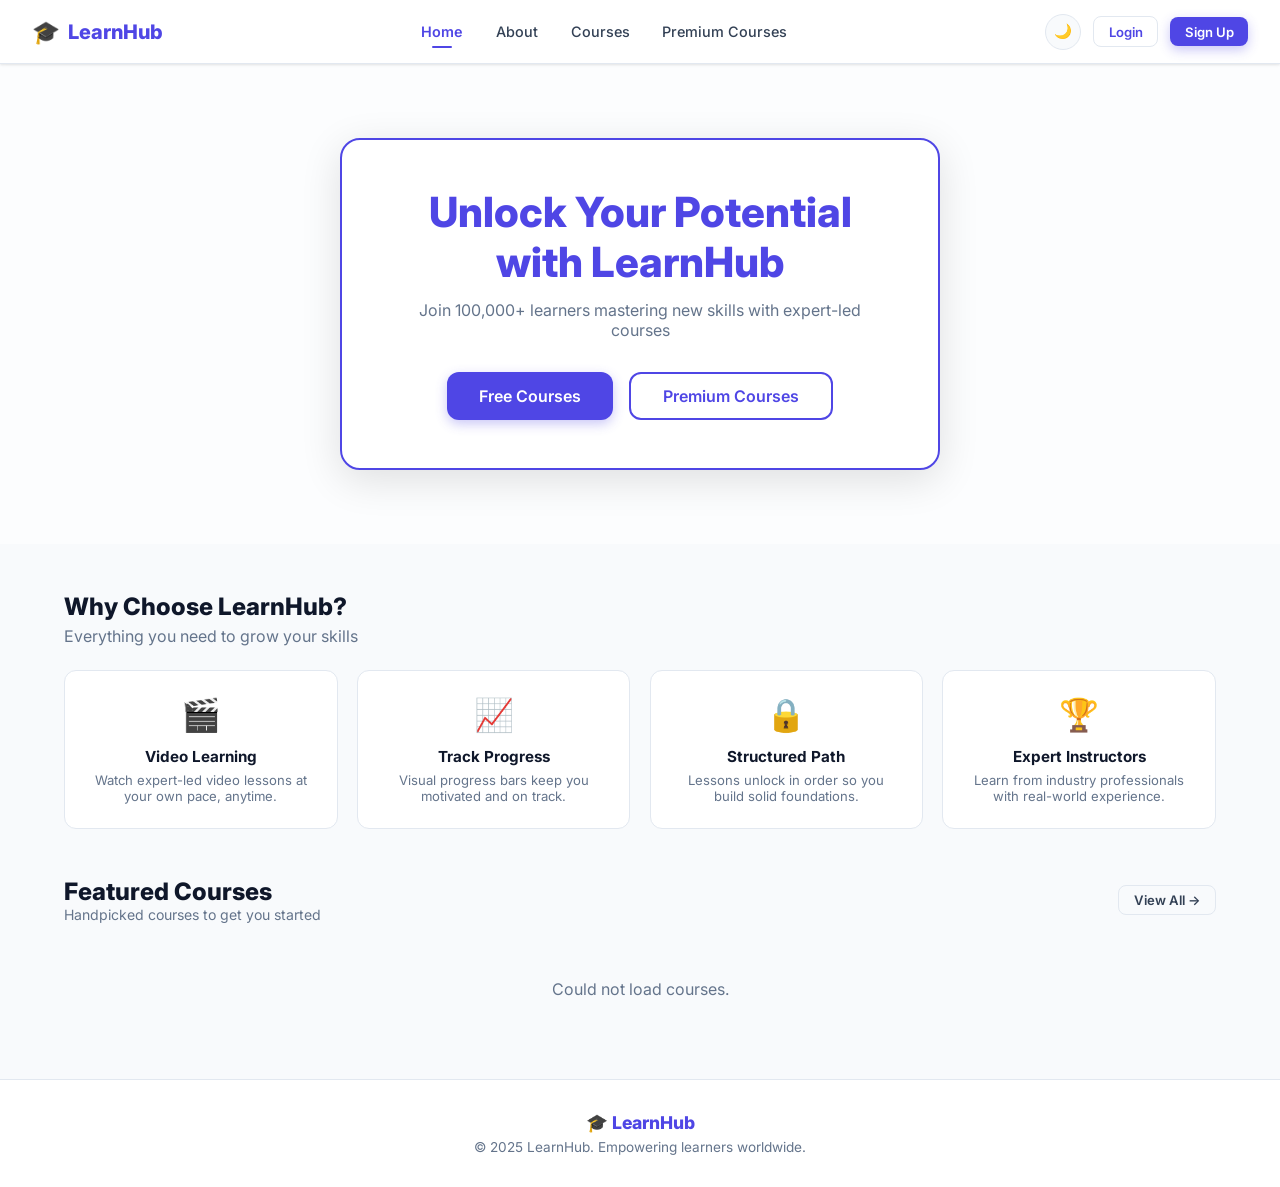
<file: frontend/index.html>
<!DOCTYPE html>
<html lang="en">
<head>
  <meta charset="UTF-8"/>
  <meta name="viewport" content="width=device-width, initial-scale=1.0"/>
  <title>LearnHub - Unlock Your Potential</title>
  <link rel="stylesheet" href="/static/css/style.css"/>
  <script src="/static/js/theme.js"></script>
</head>
<body>

<!-- NAV -->
<nav>
  <a href="/" class="nav-logo"><span class="icon">🎓</span> LearnHub</a>
  <div class="nav-center">
    <a href="/" class="active">Home</a>
    <a href="/about.html">About</a>
    <a href="/courses.html">Courses</a>
    <a href="/courses.html?premium=1">Premium Courses</a>
  </div>
  <div class="nav-right" id="navRight">
    <button class="theme-btn" onclick="toggleTheme()" title="Toggle theme">🌙</button>
    <a href="/login.html" class="btn btn-white btn-sm">Login</a>
    <a href="/signup.html" class="btn btn-primary btn-sm">Sign Up</a>
  </div>
</nav>

<!-- HERO -->
<section class="hero">
  <div class="hero-card">
    <h1>Unlock Your Potential with LearnHub</h1>
    <p>Join 100,000+ learners mastering new skills with expert-led courses</p>
    <div class="hero-btns">
      <a href="/courses.html" class="btn btn-primary btn-lg">Free Courses</a>
      <a href="/courses.html?premium=1" class="btn btn-outline btn-lg">Premium Courses</a>
    </div>
  </div>
</section>

<!-- CONTINUE LEARNING (logged in) -->
<div class="container" id="continueSection" style="display:none;padding-bottom:0">
  <h2 style="font-size:1.3rem;font-weight:800;margin-bottom:1rem">Continue Learning</h2>
  <div id="continueCards"></div>
</div>

<!-- WHY -->
<div class="container" style="padding-bottom:0">
  <h2 style="font-size:1.5rem;font-weight:800;margin-bottom:0.3rem">Why Choose LearnHub?</h2>
  <p style="color:var(--muted);margin-bottom:1.5rem">Everything you need to grow your skills</p>
  <div class="why-grid">
    <div class="why-card"><div class="why-icon">🎬</div><h4>Video Learning</h4><p>Watch expert-led video lessons at your own pace, anytime.</p></div>
    <div class="why-card"><div class="why-icon">📈</div><h4>Track Progress</h4><p>Visual progress bars keep you motivated and on track.</p></div>
    <div class="why-card"><div class="why-icon">🔒</div><h4>Structured Path</h4><p>Lessons unlock in order so you build solid foundations.</p></div>
    <div class="why-card"><div class="why-icon">🏆</div><h4>Expert Instructors</h4><p>Learn from industry professionals with real-world experience.</p></div>
  </div>
</div>

<!-- FEATURED COURSES -->
<div class="container">
  <div style="display:flex;align-items:center;justify-content:space-between;margin-bottom:1.5rem">
    <div>
      <h2 style="font-size:1.5rem;font-weight:800">Featured Courses</h2>
      <p style="color:var(--muted);font-size:0.88rem">Handpicked courses to get you started</p>
    </div>
    <a href="/courses.html" class="btn btn-ghost btn-sm">View All →</a>
  </div>
  <div class="course-grid" id="featuredGrid">
    <div style="grid-column:1/-1;text-align:center;padding:3rem;color:var(--muted)">Loading courses...</div>
  </div>
</div>

<footer>
  <div class="footer-logo">🎓 LearnHub</div>
  <p>© 2025 LearnHub. Empowering learners worldwide.</p>
</footer>

<script src="/static/js/api.js"></script>
<script>
  // Update nav if logged in
  const user = getUser();
  if (user) {
    document.getElementById('navRight').innerHTML = `
      <button class="theme-btn" onclick="toggleTheme()">🌙</button>
      <div class="nav-user">
        <div class="nav-avatar">${user.name[0].toUpperCase()}</div>
        <span style="font-size:0.88rem;color:var(--text2);font-weight:500">${user.name}</span>
      </div>
      <a href="${user.role === 'admin' ? '/admin.html' : '/dashboard.html'}" class="btn btn-primary btn-sm">Dashboard</a>
    `;
  }

  // Continue learning
  if (isLoggedIn() && !isAdmin()) {
    apiFetch('/api/my-courses').then(courses => {
      const inProgress = courses.filter(c => c.percent > 0 && c.percent < 100);
      if (!inProgress.length) return;
      document.getElementById('continueSection').style.display = 'block';
      document.getElementById('continueCards').innerHTML = inProgress.slice(0, 2).map(c => `
        <div class="continue-card" onclick="location.href='/lesson.html?course=${c.id}'" style="cursor:pointer">
          <img src="${c.thumbnail || `https://placehold.co/160x120/ffffff/4F46E5?text=Course`}" alt="${c.title}"/>
          <div style="flex:1;min-width:0">
            <h4>${c.title}</h4>
            <p>👤 ${c.instructor || 'Admin'} · ${c.lesson_count} lessons</p>
            <div class="continue-bar"><div class="continue-bar-fill" style="width:${c.percent}%"></div></div>
            <span style="font-size:0.78rem;opacity:0.9">${c.percent}% complete</span>
          </div>
          <a href="/lesson.html?course=${c.id}" class="btn btn-white btn-sm" onclick="event.stopPropagation()">▶ Resume</a>
        </div>`).join('');
    }).catch(() => {});
  }

  // Featured courses
  apiFetch('/api/courses').then(courses => {
    const grid = document.getElementById('featuredGrid');
    if (!courses.length) {
      grid.innerHTML = '<div class="empty-state" style="grid-column:1/-1"><div class="icon">📚</div><p>No courses yet.</p></div>';
      return;
    }
    grid.innerHTML = courses.slice(0, 8).map(c => courseCardHtml(c)).join('');
  }).catch(() => {
    document.getElementById('featuredGrid').innerHTML = '<div style="grid-column:1/-1;text-align:center;color:var(--muted);padding:2rem">Could not load courses.</div>';
  });
</script>
</body>
</html>
</file>
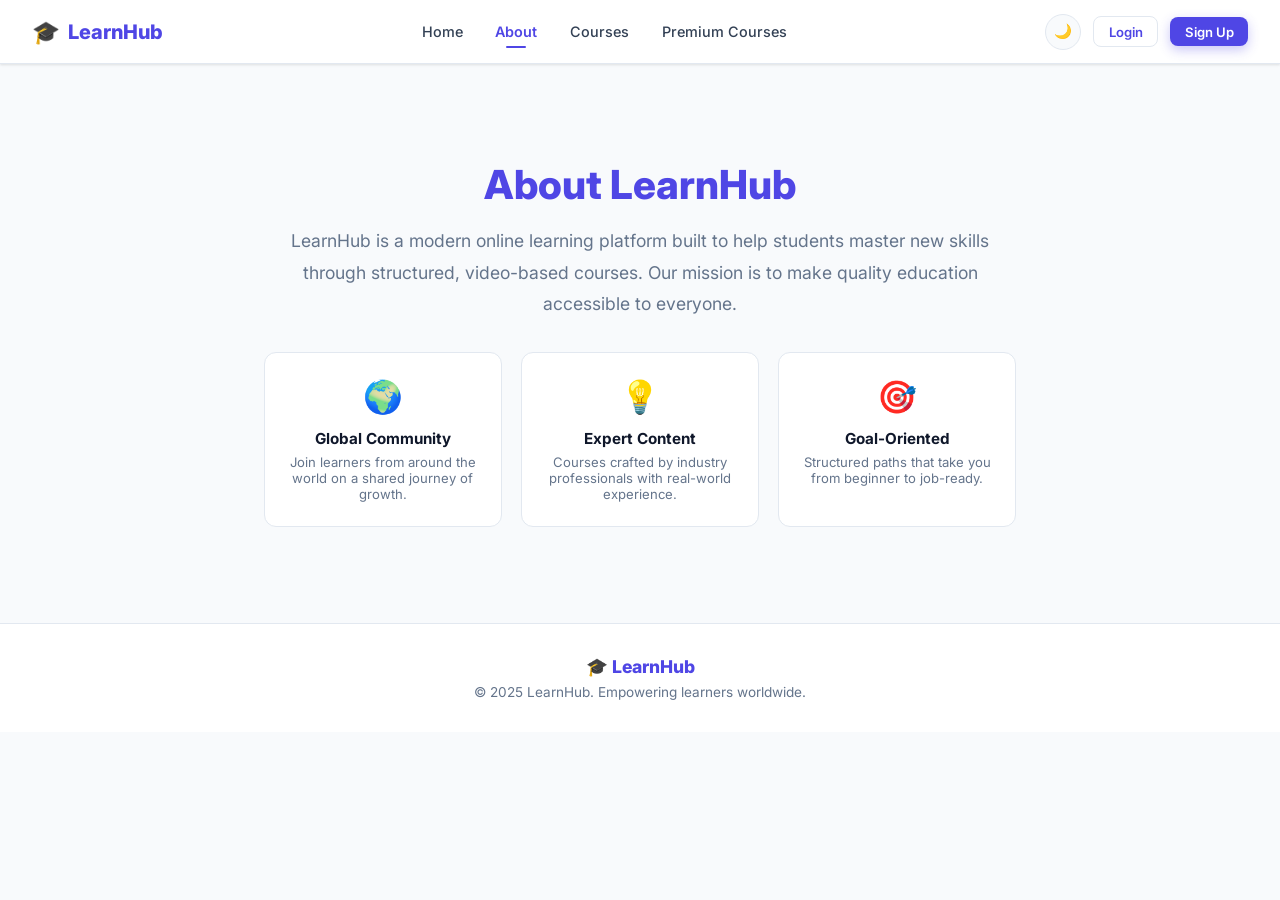
<file: frontend/about.html>
<!DOCTYPE html>
<html lang="en">
<head>
  <meta charset="UTF-8"/>
  <meta name="viewport" content="width=device-width, initial-scale=1.0"/>
  <title>About - LearnHub</title>
  <link rel="stylesheet" href="/static/css/style.css"/>
  <script src="/static/js/theme.js"></script>
</head>
<body>
<nav>
  <a href="/" class="nav-logo"><span class="icon">🎓</span> LearnHub</a>
  <div class="nav-center">
    <a href="/">Home</a>
    <a href="/about.html" class="active">About</a>
    <a href="/courses.html">Courses</a>
    <a href="/courses.html?premium=1">Premium Courses</a>
  </div>
  <div class="nav-right" id="navRight">
    <button class="theme-btn" onclick="toggleTheme()">🌙</button>
    <a href="/login.html" class="btn btn-white btn-sm">Login</a>
    <a href="/signup.html" class="btn btn-primary btn-sm">Sign Up</a>
  </div>
</nav>

<div class="container" style="max-width:800px">
  <div style="text-align:center;padding:3rem 0 2rem">
    <h1 style="font-size:2.5rem;font-weight:800;color:var(--primary);margin-bottom:1rem">About LearnHub</h1>
    <p style="font-size:1.1rem;color:var(--muted);line-height:1.8">
      LearnHub is a modern online learning platform built to help students master new skills through structured, video-based courses. Our mission is to make quality education accessible to everyone.
    </p>
  </div>
  <div class="why-grid" style="margin-bottom:3rem">
    <div class="why-card"><div class="why-icon">🌍</div><h4>Global Community</h4><p>Join learners from around the world on a shared journey of growth.</p></div>
    <div class="why-card"><div class="why-icon">💡</div><h4>Expert Content</h4><p>Courses crafted by industry professionals with real-world experience.</p></div>
    <div class="why-card"><div class="why-icon">🎯</div><h4>Goal-Oriented</h4><p>Structured paths that take you from beginner to job-ready.</p></div>
  </div>
</div>

<footer>
  <div class="footer-logo">🎓 LearnHub</div>
  <p>© 2025 LearnHub. Empowering learners worldwide.</p>
</footer>
<script src="/static/js/api.js"></script>
<script>
  const user = getUser();
  if (user) {
    document.getElementById('navRight').innerHTML = `
      <div class="nav-user"><div class="nav-avatar">${user.name[0].toUpperCase()}</div></div>
      <a href="${user.role === 'admin' ? '/admin.html' : '/dashboard.html'}" class="btn btn-primary btn-sm">Dashboard</a>`;
  }
</script>
</body>
</html>
</file>
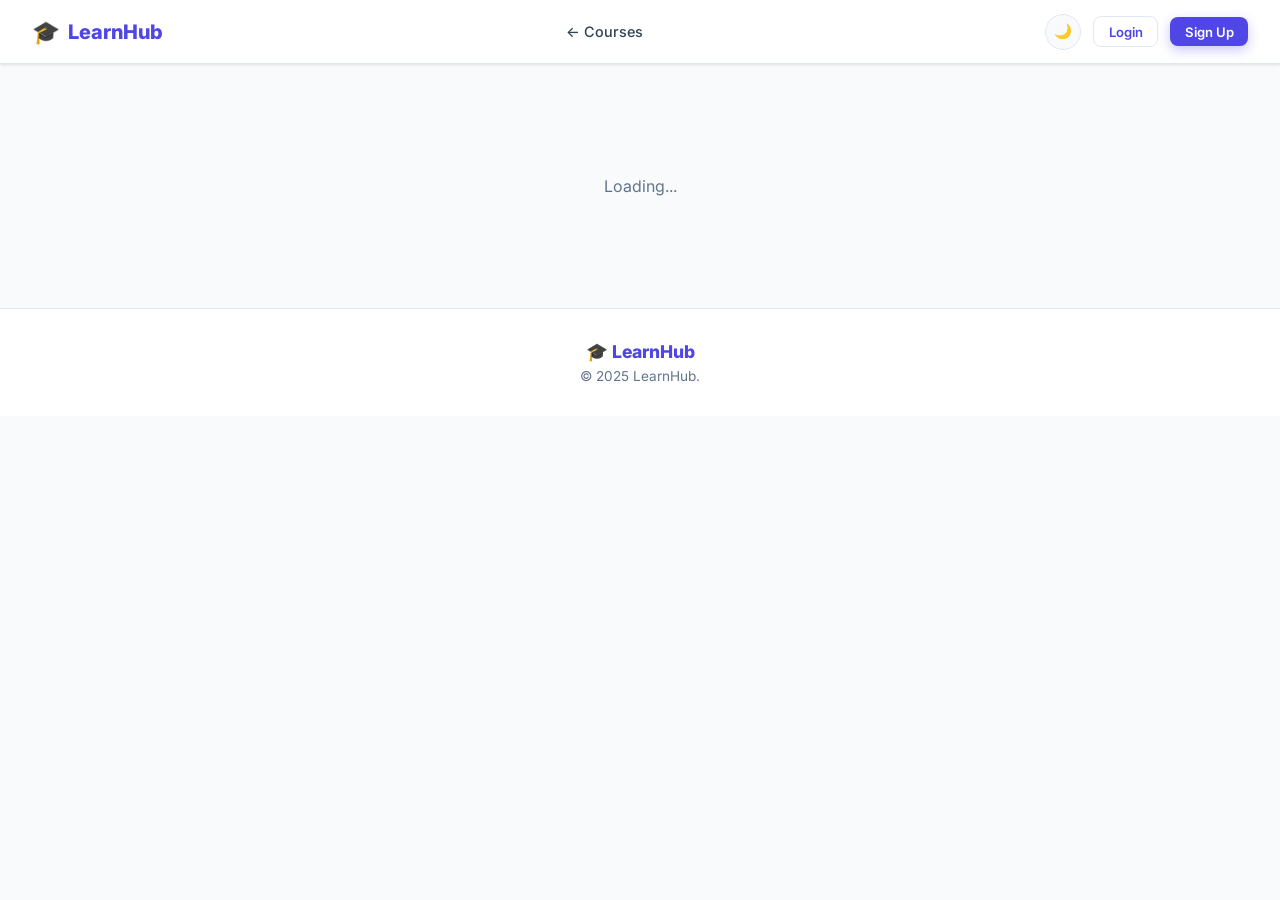
<file: frontend/course.html>
<!DOCTYPE html>
<html lang="en">
<head>
  <meta charset="UTF-8"/>
  <meta name="viewport" content="width=device-width, initial-scale=1.0"/>
  <title>Course - LearnHub</title>
  <link rel="stylesheet" href="/static/css/style.css"/>
  <script src="/static/js/theme.js"></script>
</head>
<body>
<nav>
  <a href="/" class="nav-logo"><span class="icon">🎓</span> LearnHub</a>
  <div class="nav-center">
    <a href="/courses.html">← Courses</a>
  </div>
  <div class="nav-right" id="navRight">
    <button class="theme-btn" onclick="toggleTheme()">🌙</button>
    <a href="/login.html" class="btn btn-white btn-sm">Login</a>
    <a href="/signup.html" class="btn btn-primary btn-sm">Sign Up</a>
  </div>
</nav>

<div class="container">
  <div id="alertBox"></div>
  <div id="courseDetail" style="color:var(--muted);text-align:center;padding:4rem">Loading...</div>
</div>

<footer>
  <div class="footer-logo">🎓 LearnHub</div>
  <p>© 2025 LearnHub.</p>
</footer>

<script src="/static/js/api.js"></script>
<script>
  const user = getUser();
  if (user) {
    document.getElementById('navRight').innerHTML = `
      <button class="theme-btn" onclick="toggleTheme()">🌙</button>
      <div class="nav-user"><div class="nav-avatar">${user.name[0].toUpperCase()}</div></div>
      <a href="${user.role === 'admin' ? '/admin.html' : '/dashboard.html'}" class="btn btn-primary btn-sm">Dashboard</a>`;
    updateThemeBtn();
  }

  const params = new URLSearchParams(location.search);
  const courseId = params.get('id');
  const autoEnroll = params.get('autoenroll') === '1';

  // Auto-enroll if redirected back after login/signup
  if (autoEnroll && isLoggedIn() && !isAdmin()) {
    apiFetch('/api/enroll', { method: 'POST', body: JSON.stringify({ course_id: parseInt(courseId) }) })
      .catch(() => {}) // ignore "already enrolled"
      .finally(() => {
        // Clean URL and redirect to lesson
        window.location.href = '/lesson.html?course=' + courseId;
      });
  }

  async function load() {
    const course = await apiFetch('/api/course/' + courseId);
    let progressHtml = '', actionBtn = '';

    if (isLoggedIn() && !isAdmin()) {
      try {
        const prog = await apiFetch('/api/course-progress/' + courseId);
        progressHtml = `
          <div style="margin:1rem 0">
            <div class="progress-label"><span>${prog.percent}% complete</span><span>${prog.completed}/${prog.total} lessons</span></div>
            <div class="progress-wrap"><div class="progress-bar" style="width:${prog.percent}%"></div></div>
          </div>`;
        actionBtn = `<a href="/lesson.html?course=${courseId}" class="btn btn-primary btn-lg">▶ Continue Learning</a>`;
      } catch {
        actionBtn = `<button onclick="enroll()" class="btn btn-primary btn-lg">+ Enroll for Free</button>`;
      }
    } else if (!isLoggedIn()) {
      actionBtn = `<a href="/login.html?enroll=${courseId}" class="btn btn-primary btn-lg">Login to Enroll</a>`;
    }

    document.getElementById('courseDetail').innerHTML = `
      <div style="display:grid;grid-template-columns:1fr 360px;gap:2.5rem;align-items:start" class="detail-grid">
        <div>
          <a href="/courses.html" style="color:var(--muted);font-size:0.85rem">← Back to courses</a>
          <div style="margin:1rem 0 0.5rem"><span class="badge badge-primary">${course.is_premium ? '⭐ Premium' : 'Free'}</span></div>
          <h1 style="font-size:2rem;font-weight:800;margin-bottom:0.6rem;line-height:1.2">${course.title}</h1>
          <p style="color:var(--muted);line-height:1.7;margin-bottom:1rem">${course.description || ''}</p>
          <div style="display:flex;align-items:center;gap:1.2rem;flex-wrap:wrap;margin-bottom:1rem;font-size:0.88rem;color:var(--muted)">
            <span>👤 ${course.instructor || 'Admin'}</span>
            <span>📖 ${course.lessons.length} lessons</span>
            <span>🕐 ${course.duration_weeks} weeks</span>
            <span style="color:var(--star)">★ ${(course.rating || 4.5).toFixed(1)}</span>
          </div>
          ${progressHtml}
          ${actionBtn}
          <div style="margin-top:2rem">
            <h3 style="font-size:1.1rem;font-weight:700;margin-bottom:1rem">Course Curriculum (${course.lessons.length} lessons)</h3>
            ${course.lessons.map(l => `
              <div class="lesson-item" style="cursor:default;margin-bottom:0.4rem">
                <div class="lesson-num">${l.lesson_order}</div>
                <div class="lesson-info">
                  <div class="title">${l.title}</div>
                  <div class="meta">🎬 Video lesson</div>
                </div>
              </div>`).join('') || '<p style="color:var(--muted)">No lessons added yet.</p>'}
          </div>
        </div>
        <div style="position:sticky;top:80px">
          <div style="background:var(--white);border:1px solid var(--border);border-radius:var(--radius);overflow:hidden;box-shadow:var(--shadow)">
            <img src="${course.thumbnail || `https://placehold.co/720x405/4F46E5/ffffff?text=${encodeURIComponent(course.title)}`}"
                 style="width:100%" alt="${course.title}"/>
            <div style="padding:1.5rem">
              <div style="font-size:1.5rem;font-weight:800;margin-bottom:0.3rem">${course.is_premium ? '💎 Premium' : '🆓 Free'}</div>
              <p style="color:var(--muted);font-size:0.85rem;margin-bottom:1.2rem">Full lifetime access</p>
              ${actionBtn}
              <div style="margin-top:1.2rem;display:flex;flex-direction:column;gap:0.5rem;font-size:0.85rem;color:var(--muted)">
                <span>📖 ${course.lessons.length} lessons</span>
                <span>🕐 ${course.duration_weeks} weeks</span>
                <span>🎬 Video content</span>
                <span>📱 Access anywhere</span>
              </div>
            </div>
          </div>
        </div>
      </div>`;
  }

  async function enroll() {
    if (!isLoggedIn()) { window.location.href = '/login.html'; return; }
    try {
      await apiFetch('/api/enroll', { method: 'POST', body: JSON.stringify({ course_id: parseInt(courseId) }) });
      showAlert('alertBox', 'Enrolled successfully!', 'success');
      setTimeout(load, 800);
    } catch (err) {
      showAlert('alertBox', err.error || 'Enrollment failed');
    }
  }

  load();
</script>
<style>
  @media (max-width: 768px) { .detail-grid { grid-template-columns: 1fr !important; } }
</style>
</body>
</html>
</file>
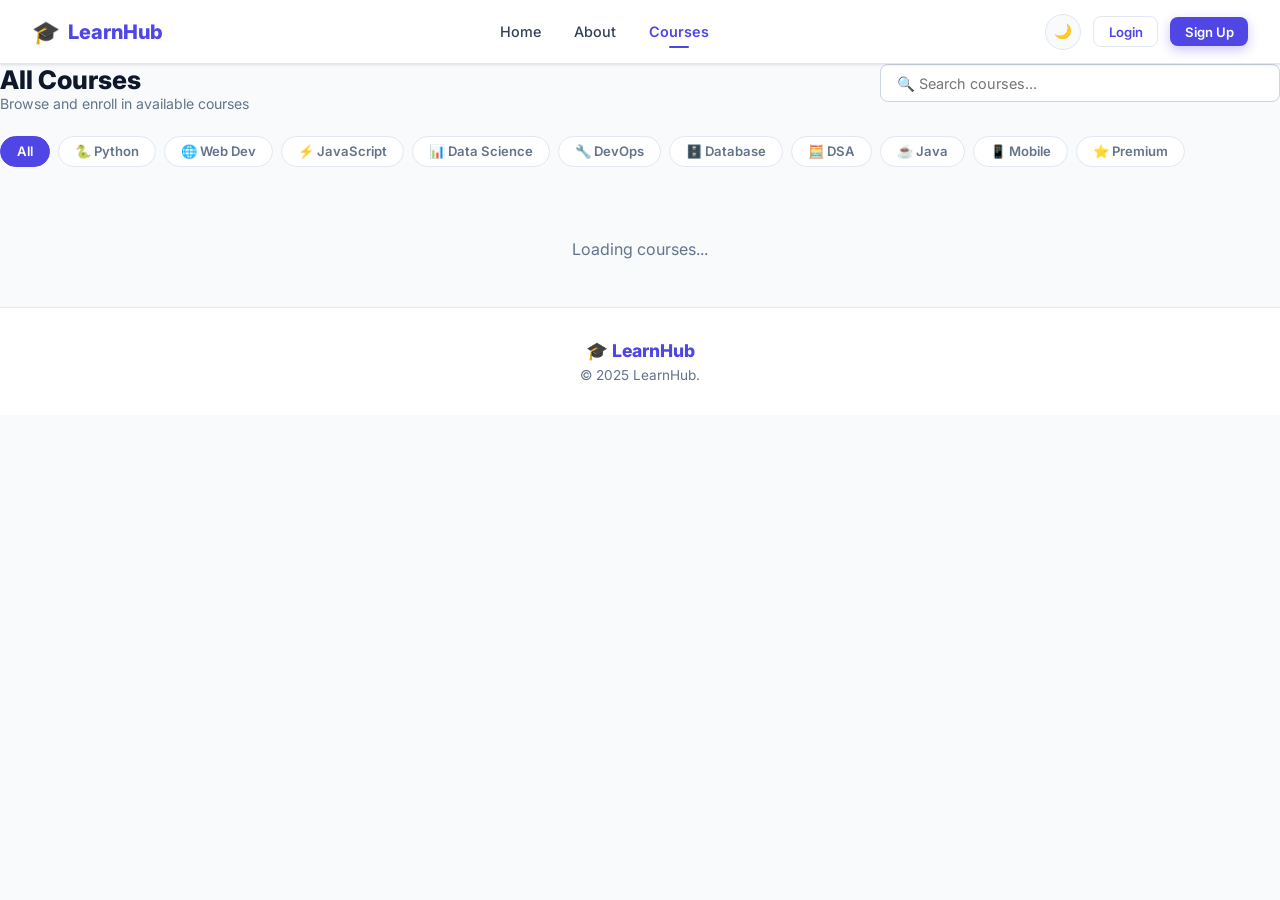
<file: frontend/courses.html>
<!DOCTYPE html>
<html lang="en">
<head>
  <meta charset="UTF-8"/>
  <meta name="viewport" content="width=device-width, initial-scale=1.0"/>
  <title>Courses - LearnHub</title>
  <link rel="stylesheet" href="/static/css/style.css"/>
  <script src="/static/js/theme.js"></script>
  <style>
    .cat-tabs { display:flex; gap:0.5rem; flex-wrap:wrap; margin-bottom:1.5rem; }
    .cat-tab {
      padding:0.4rem 1rem; border-radius:99px; font-size:0.82rem; font-weight:600;
      border:1.5px solid var(--border); background:#fff; color:var(--muted);
      cursor:pointer; transition:all 0.2s; font-family:'Inter',sans-serif;
    }
    .cat-tab:hover { border-color:var(--primary); color:var(--primary); }
    .cat-tab.active { background:var(--primary); color:#fff; border-color:var(--primary); }
    .search-bar {
      width:100%; max-width:400px; padding:0.6rem 1rem;
      border:1.5px solid var(--border2); border-radius:var(--radius-sm);
      font-size:0.9rem; font-family:'Inter',sans-serif; color:var(--text);
      transition:border-color 0.2s;
    }
    .search-bar:focus { outline:none; border-color:var(--primary); box-shadow:0 0 0 3px rgba(79,70,229,0.1); }
  </style>
</head>
<body>
<nav>
  <a href="/" class="nav-logo"><span class="icon">🎓</span> LearnHub</a>
  <div class="nav-center">
    <a href="/">Home</a>
    <a href="/about.html">About</a>
    <a href="/courses.html" class="active">Courses</a>
  </div>
  <div class="nav-right" id="navRight">
    <button class="theme-btn" onclick="toggleTheme()">🌙</button>
    <a href="/login.html" class="btn btn-white btn-sm">Login</a>
    <a href="/signup.html" class="btn btn-primary btn-sm">Sign Up</a>
  </div>
</nav>
  <div style="display:flex;align-items:flex-start;justify-content:space-between;margin-bottom:1.5rem;flex-wrap:wrap;gap:1rem">
    <div>
      <h2 style="font-size:1.6rem;font-weight:800" id="pageTitle">All Courses</h2>
      <p style="color:var(--muted);font-size:0.88rem" id="pageSubtitle">Browse and enroll in available courses</p>
    </div>
    <input class="search-bar" id="searchInput" placeholder="🔍 Search courses..." oninput="filterCourses()"/>
  </div>

  <!-- Category tabs -->
  <div class="cat-tabs" id="catTabs">
    <button class="cat-tab active" data-cat="all" onclick="selectCat('all', this)">All</button>
    <button class="cat-tab" data-cat="Python" onclick="selectCat('Python', this)">🐍 Python</button>
    <button class="cat-tab" data-cat="Web Development" onclick="selectCat('Web Development', this)">🌐 Web Dev</button>
    <button class="cat-tab" data-cat="JavaScript" onclick="selectCat('JavaScript', this)">⚡ JavaScript</button>
    <button class="cat-tab" data-cat="Data Science" onclick="selectCat('Data Science', this)">📊 Data Science</button>
    <button class="cat-tab" data-cat="DevOps" onclick="selectCat('DevOps', this)">🔧 DevOps</button>
    <button class="cat-tab" data-cat="Database" onclick="selectCat('Database', this)">🗄️ Database</button>
    <button class="cat-tab" data-cat="DSA" onclick="selectCat('DSA', this)">🧮 DSA</button>
    <button class="cat-tab" data-cat="Java" onclick="selectCat('Java', this)">☕ Java</button>
    <button class="cat-tab" data-cat="Mobile" onclick="selectCat('Mobile', this)">📱 Mobile</button>
    <button class="cat-tab" data-cat="premium" onclick="selectCat('premium', this)">⭐ Premium</button>
  </div>

  <div class="course-grid" id="courseGrid">
    <div style="grid-column:1/-1;text-align:center;padding:3rem;color:var(--muted)">Loading courses...</div>
  </div>
</div>

<footer>
  <div class="footer-logo">🎓 LearnHub</div>
  <p>© 2025 LearnHub.</p>
</footer>

<script src="/static/js/api.js"></script>
<script>
  const user = getUser();
  if (user) {
    document.getElementById('navRight').innerHTML = `
      <button class="theme-btn" onclick="toggleTheme()">🌙</button>
      <div class="nav-user"><div class="nav-avatar">${user.name[0].toUpperCase()}</div></div>
      <a href="${user.role === 'admin' ? '/admin.html' : '/dashboard.html'}" class="btn btn-primary btn-sm">Dashboard</a>`;
    updateThemeBtn();
  }

  let allCourses = [];
  let activeCat = 'all';

  apiFetch('/api/courses').then(courses => {
    allCourses = courses;
    renderGrid(courses);
  });

  function selectCat(cat, btn) {
    activeCat = cat;
    document.querySelectorAll('.cat-tab').forEach(t => t.classList.remove('active'));
    btn.classList.add('active');
    document.getElementById('searchInput').value = '';
    filterCourses();
  }

  function filterCourses() {
    const q = document.getElementById('searchInput').value.toLowerCase();
    let filtered = allCourses;
    if (activeCat === 'premium') {
      filtered = filtered.filter(c => c.is_premium);
    } else if (activeCat !== 'all') {
      filtered = filtered.filter(c => c.category === activeCat);
    }
    if (q) {
      filtered = filtered.filter(c =>
        c.title.toLowerCase().includes(q) ||
        (c.instructor || '').toLowerCase().includes(q) ||
        (c.category || '').toLowerCase().includes(q)
      );
    }
    const label = activeCat === 'all' ? 'All Courses' : activeCat === 'premium' ? '⭐ Premium Courses' : activeCat + ' Courses';
    document.getElementById('pageTitle').textContent = label;
    document.getElementById('pageSubtitle').textContent = `${filtered.length} course${filtered.length !== 1 ? 's' : ''} found`;
    renderGrid(filtered);
  }

  function renderGrid(courses) {
    const grid = document.getElementById('courseGrid');
    if (!courses.length) {
      grid.innerHTML = '<div class="empty-state" style="grid-column:1/-1"><div class="icon">📚</div><p>No courses found.</p></div>';
      return;
    }
    grid.innerHTML = courses.map(c => courseCardHtml(c)).join('');
  }
</script>
</body>
</html>
</file>
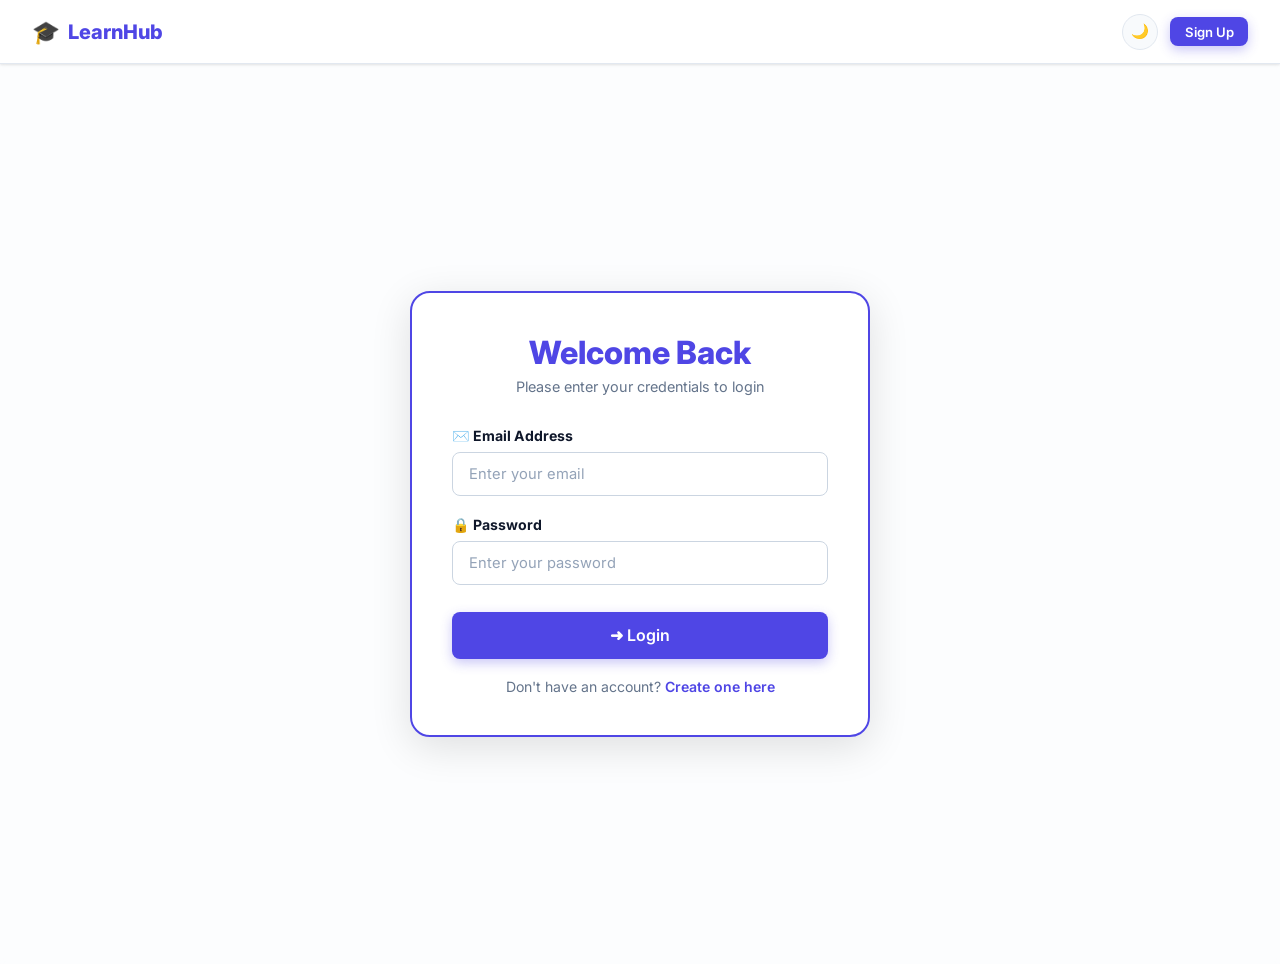
<file: frontend/login.html>
<!DOCTYPE html>
<html lang="en">
<head>
  <meta charset="UTF-8"/>
  <meta name="viewport" content="width=device-width, initial-scale=1.0"/>
  <title>Login - LearnHub</title>
  <link rel="stylesheet" href="/static/css/style.css"/>
  <script src="/static/js/theme.js"></script>
</head>
<body>
<nav>
  <a href="/" class="nav-logo"><span class="icon">🎓</span> LearnHub</a>
  <div class="nav-right">
    <button class="theme-btn" onclick="toggleTheme()">🌙</button>
    <a href="/signup.html" class="btn btn-primary btn-sm">Sign Up</a>
  </div>
</nav>

<div class="auth-page">
  <div class="auth-card">
    <h2>Welcome Back</h2>
    <p class="sub">Please enter your credentials to login</p>
    <div id="alertBox"></div>
    <form id="loginForm">
      <div class="input-group">
        <label>✉️ Email Address</label>
        <input type="email" id="email" placeholder="Enter your email" required/>
      </div>
      <div class="input-group">
        <label>🔒 Password</label>
        <input type="password" id="password" placeholder="Enter your password" required/>
      </div>
      <button type="submit" class="btn btn-primary btn-block" id="loginBtn" style="margin-top:0.5rem;padding:0.85rem;font-size:1rem">
        ➜ Login
      </button>
    </form>
    <p style="text-align:center;margin-top:1.2rem;font-size:0.88rem;color:var(--muted)">
      Don't have an account? <a id="signupLink" href="/signup.html" style="color:var(--primary);font-weight:600">Create one here</a>
    </p>
  </div>
</div>

<script src="/static/js/api.js"></script>
<script>
  if (isLoggedIn()) window.location.href = getUser().role === 'admin' ? '/admin.html' : '/dashboard.html';

  const params = new URLSearchParams(location.search);
  const redirect = params.get('redirect');
  const enrollCourse = params.get('enroll');

  // Pass enroll param to signup link too
  if (enrollCourse) {
    document.getElementById('signupLink').href = '/signup.html?enroll=' + enrollCourse;
  }

  document.getElementById('loginForm').addEventListener('submit', async e => {
    e.preventDefault();
    const btn = document.getElementById('loginBtn');
    btn.textContent = 'Logging in...'; btn.disabled = true;
    try {
      const data = await apiFetch('/api/login', {
        method: 'POST',
        body: JSON.stringify({
          email: document.getElementById('email').value,
          password: document.getElementById('password').value
        })
      });
      localStorage.setItem('token', data.token);
      localStorage.setItem('user', JSON.stringify({ role: data.role, name: data.name }));
      // If came from enroll flow, go back to course and auto-enroll
      if (enrollCourse) {
        window.location.href = '/course.html?id=' + enrollCourse + '&autoenroll=1';
      } else if (redirect) {
        window.location.href = redirect;
      } else {
        window.location.href = data.role === 'admin' ? '/admin.html' : '/dashboard.html';
      }
    } catch (err) {
      showAlert('alertBox', err.error || 'Invalid email or password');
      btn.innerHTML = '➜ Login'; btn.disabled = false;
    }
  });
</script>
</body>
</html>
</file>
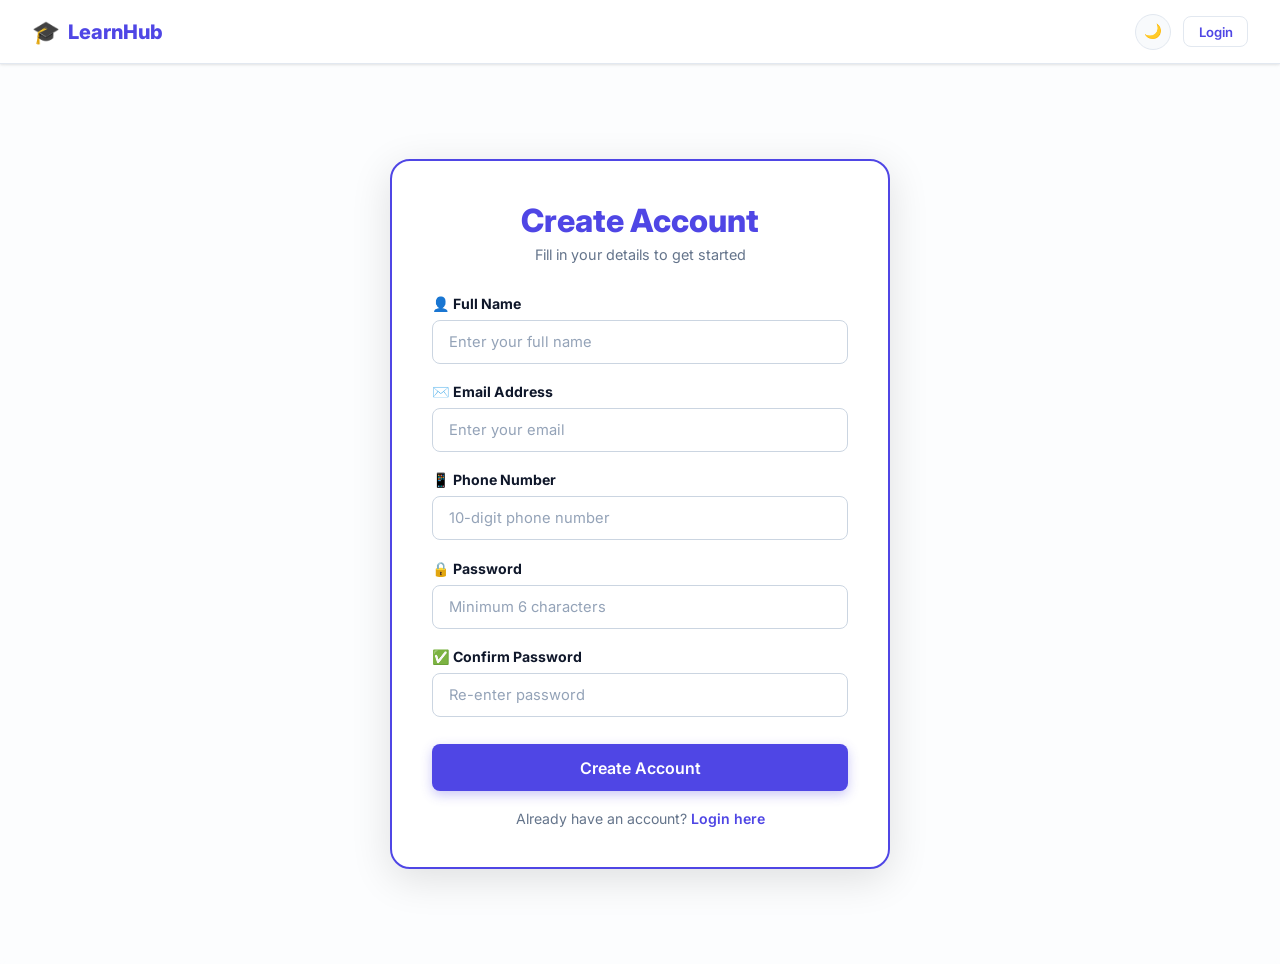
<file: frontend/signup.html>
<!DOCTYPE html>
<html lang="en">
<head>
  <meta charset="UTF-8"/>
  <meta name="viewport" content="width=device-width, initial-scale=1.0"/>
  <title>Sign Up - LearnHub</title>
  <link rel="stylesheet" href="/static/css/style.css"/>
  <script src="/static/js/theme.js"></script>
</head>
<body>
<nav>
  <a href="/" class="nav-logo"><span class="icon">🎓</span> LearnHub</a>
  <div class="nav-right">
    <button class="theme-btn" onclick="toggleTheme()">🌙</button>
    <a href="/login.html" class="btn btn-white btn-sm">Login</a>
  </div>
</nav>
<div class="auth-page">
  <div class="auth-card" style="max-width:500px">
    <h2>Create Account</h2>
    <p class="sub">Fill in your details to get started</p>
    <div id="alertBox"></div>
    <form id="signupForm">
      <div class="input-group">
        <label>👤 Full Name</label>
        <input type="text" id="name" placeholder="Enter your full name" required/>
      </div>
      <div class="input-group">
        <label>✉️ Email Address</label>
        <input type="email" id="email" placeholder="Enter your email" required/>
      </div>
      <div class="input-group">
        <label>📱 Phone Number</label>
        <input type="tel" id="phone" placeholder="10-digit phone number" pattern="[0-9]{10}" maxlength="10"/>
      </div>
      <div class="input-group">
        <label>🔒 Password</label>
        <input type="password" id="password" placeholder="Minimum 6 characters" minlength="6" required/>
      </div>
      <div class="input-group">
        <label>✅ Confirm Password</label>
        <input type="password" id="confirmPassword" placeholder="Re-enter password" required/>
      </div>
      <button type="submit" class="btn btn-primary btn-block" id="signupBtn" style="margin-top:0.5rem;padding:0.85rem;font-size:1rem">
        Create Account
      </button>
    </form>
    <p style="text-align:center;margin-top:1.2rem;font-size:0.88rem;color:var(--muted)">
      Already have an account? <a href="/login.html" style="color:var(--primary);font-weight:600">Login here</a>
    </p>
  </div>
</div>
<script src="/static/js/api.js"></script>
<script>
  if (isLoggedIn()) window.location.href = getUser().role === 'admin' ? '/admin.html' : '/dashboard.html';

  const redirect = new URLSearchParams(location.search).get('redirect');
  const enrollCourse = new URLSearchParams(location.search).get('enroll');

  document.getElementById('signupForm').addEventListener('submit', async e => {
    e.preventDefault();
    const password = document.getElementById('password').value;
    const confirm = document.getElementById('confirmPassword').value;
    if (password !== confirm) {
      showAlert('alertBox', 'Passwords do not match');
      return;
    }
    if (password.length < 6) {
      showAlert('alertBox', 'Password must be at least 6 characters');
      return;
    }
    const btn = document.getElementById('signupBtn');
    btn.textContent = 'Creating account...'; btn.disabled = true;
    try {
      await apiFetch('/api/signup/student', {
        method: 'POST',
        body: JSON.stringify({
          name: document.getElementById('name').value,
          email: document.getElementById('email').value,
          password
        })
      });
      // Auto-login after signup
      const data = await apiFetch('/api/login', {
        method: 'POST',
        body: JSON.stringify({ email: document.getElementById('email').value, password })
      });
      localStorage.setItem('token', data.token);
      localStorage.setItem('user', JSON.stringify({ role: data.role, name: data.name }));
      // If came from enroll flow, go back and enroll
      if (enrollCourse) {
        window.location.href = '/course.html?id=' + enrollCourse + '&autoenroll=1';
      } else if (redirect) {
        window.location.href = redirect;
      } else {
        window.location.href = '/dashboard.html';
      }
    } catch (err) {
      showAlert('alertBox', err.error || 'Signup failed. Please try again.');
      btn.textContent = 'Create Account'; btn.disabled = false;
    }
  });
</script>
</body>
</html>
</file>
<file: static/css/style.css>
@import url('https://fonts.googleapis.com/css2?family=Inter:wght@300;400;500;600;700;800&display=swap');

*, *::before, *::after { box-sizing: border-box; margin: 0; padding: 0; }

:root {
  --primary: #4F46E5;
  --primary-light: #6366F1;
  --primary-dark: #3730A3;
  --primary-bg: #EEF2FF;
  --accent: #7C3AED;
  --bg: #F8FAFC;
  --white: #FFFFFF;
  --surface: #FFFFFF;
  --border: #E2E8F0;
  --border2: #CBD5E1;
  --text: #0F172A;
  --text2: #334155;
  --muted: #64748B;
  --muted2: #94A3B8;
  --success: #10B981;
  --danger: #EF4444;
  --warning: #F59E0B;
  --star: #FBBF24;
  --radius: 12px;
  --radius-sm: 8px;
  --shadow-sm: 0 1px 3px rgba(0,0,0,0.08), 0 1px 2px rgba(0,0,0,0.04);
  --shadow: 0 4px 16px rgba(0,0,0,0.08);
  --shadow-lg: 0 10px 40px rgba(0,0,0,0.12);
}

html { scroll-behavior: smooth; }
body { background: var(--bg); color: var(--text); font-family: 'Inter', sans-serif; min-height: 100vh; }
a { color: var(--primary); text-decoration: none; transition: color 0.2s; }
a:hover { color: var(--primary-dark); }
img { display: block; max-width: 100%; }

/* ── SCROLLBAR ── */
::-webkit-scrollbar { width: 5px; }
::-webkit-scrollbar-track { background: #f1f5f9; }
::-webkit-scrollbar-thumb { background: #cbd5e1; border-radius: 99px; }

/* ── NAV ── */
nav {
  background: var(--white);
  border-bottom: 1px solid var(--border);
  padding: 0 2rem;
  height: 64px;
  display: flex; align-items: center; justify-content: space-between;
  position: sticky; top: 0; z-index: 100;
  box-shadow: var(--shadow-sm);
}
.nav-logo {
  display: flex; align-items: center; gap: 0.5rem;
  font-size: 1.25rem; font-weight: 800; color: var(--primary);
  text-decoration: none;
}
.nav-logo .icon { font-size: 1.4rem; }
.nav-center { display: flex; align-items: center; gap: 0.25rem; }
.nav-center a {
  padding: 0.45rem 0.9rem; border-radius: var(--radius-sm);
  color: var(--text2); font-size: 0.9rem; font-weight: 500;
  transition: all 0.2s; position: relative;
}
.nav-center a:hover { color: var(--primary); background: var(--primary-bg); }
.nav-center a.active { color: var(--primary); font-weight: 600; }
.nav-center a.active::after {
  content: ''; position: absolute; bottom: -1px; left: 50%; transform: translateX(-50%);
  width: 20px; height: 2px; background: var(--primary); border-radius: 99px;
}
.nav-right { display: flex; align-items: center; gap: 0.75rem; }
.theme-btn {
  width: 36px; height: 36px; border-radius: 50%;
  border: 1px solid var(--border); background: var(--bg);
  display: flex; align-items: center; justify-content: center;
  cursor: pointer; font-size: 0.9rem; color: var(--muted);
  transition: all 0.2s;
}
.theme-btn:hover { border-color: var(--primary); color: var(--primary); transform: rotate(20deg); }
.nav-user { display: flex; align-items: center; gap: 0.6rem; }
.nav-avatar {
  width: 34px; height: 34px; border-radius: 50%;
  background: var(--primary); color: #fff;
  display: flex; align-items: center; justify-content: center;
  font-size: 0.8rem; font-weight: 700;
}

/* ── BUTTONS ── */
.btn {
  display: inline-flex; align-items: center; gap: 0.4rem;
  padding: 0.6rem 1.4rem; border-radius: var(--radius-sm);
  border: none; cursor: pointer; font-size: 0.9rem; font-weight: 600;
  font-family: 'Inter', sans-serif; transition: all 0.2s; white-space: nowrap;
  text-decoration: none;
}
.btn:hover { transform: translateY(-1px); text-decoration: none; }
.btn:active { transform: none; }
.btn-primary { background: var(--primary); color: #fff; box-shadow: 0 4px 12px rgba(79,70,229,0.3); }
.btn-primary:hover { background: var(--primary-dark); color: #fff; box-shadow: 0 6px 16px rgba(79,70,229,0.4); }
.btn-outline { background: transparent; color: var(--primary); border: 2px solid var(--primary); }
.btn-outline:hover { background: var(--primary-bg); color: var(--primary); }
.btn-white { background: #fff; color: var(--primary); border: 1px solid var(--border); }
.btn-white:hover { border-color: var(--primary); }
.btn-ghost { background: var(--bg); color: var(--text2); border: 1px solid var(--border); }
.btn-ghost:hover { border-color: var(--primary); color: var(--primary); }
.btn-danger { background: var(--danger); color: #fff; }
.btn-success { background: var(--success); color: #fff; }
.btn-sm { padding: 0.4rem 0.9rem; font-size: 0.82rem; }
.btn-lg { padding: 0.75rem 2rem; font-size: 1rem; border-radius: var(--radius); }
.btn-block { width: 100%; justify-content: center; }

/* ── HERO ── */
.hero {
  position: relative; overflow: hidden;
  background-image: url('https://images.unsplash.com/photo-1524178232363-1fb2b075b655?w=1600&q=80');
  background-size: cover; background-position: center;
  min-height: 480px; display: flex; align-items: center; justify-content: center;
}
.hero::before {
  content: ''; position: absolute; inset: 0;
  background: rgba(255,255,255,0.55); backdrop-filter: blur(2px);
}
.hero-card {
  position: relative; z-index: 1;
  background: rgba(255,255,255,0.92);
  border: 2px solid var(--primary);
  border-radius: 20px;
  padding: 3rem 3.5rem;
  text-align: center;
  max-width: 600px; width: 90%;
  box-shadow: var(--shadow-lg);
}
.hero-card h1 {
  font-size: clamp(1.8rem, 4vw, 2.6rem);
  font-weight: 800; color: var(--primary);
  line-height: 1.2; margin-bottom: 0.8rem;
}
.hero-card p { color: var(--muted); font-size: 1rem; margin-bottom: 2rem; }
.hero-btns { display: flex; gap: 1rem; justify-content: center; flex-wrap: wrap; }

/* ── CONTAINER ── */
.container { max-width: 1200px; margin: 0 auto; padding: 3rem 1.5rem; }
.section-header { margin-bottom: 2rem; }
.section-header h2 { font-size: 1.6rem; font-weight: 800; color: var(--text); }
.section-header p { color: var(--muted); margin-top: 0.3rem; }

/* ── COURSE CARDS ── */
.course-grid {
  display: grid;
  grid-template-columns: repeat(auto-fill, minmax(260px, 1fr));
  gap: 1.5rem;
}
.course-card {
  background: var(--white); border-radius: var(--radius);
  border: 1px solid var(--border); overflow: hidden;
  transition: transform 0.25s, box-shadow 0.25s;
  cursor: pointer;
}
.course-card:hover { transform: translateY(-4px); box-shadow: var(--shadow-lg); }
.course-thumb {
  position: relative; width: 100%; height: 170px; overflow: hidden;
  background: #e2e8f0;
}
.course-thumb img { width: 100%; height: 100%; object-fit: cover; transition: transform 0.3s; }
.course-card:hover .course-thumb img { transform: scale(1.04); }
.lesson-badge {
  position: absolute; top: 10px; right: 10px;
  background: rgba(0,0,0,0.7); color: #fff;
  padding: 0.2rem 0.55rem; border-radius: 99px;
  font-size: 0.72rem; font-weight: 600;
  display: flex; align-items: center; gap: 0.3rem;
}
.course-body { padding: 1rem 1.1rem 1.2rem; }
.course-tag {
  display: inline-block; padding: 0.2rem 0.65rem;
  background: var(--primary-bg); color: var(--primary);
  border-radius: 99px; font-size: 0.75rem; font-weight: 600;
  margin-bottom: 0.6rem;
}
.course-body h3 {
  font-size: 0.95rem; font-weight: 700; color: var(--text);
  margin-bottom: 0.35rem; line-height: 1.4;
  display: -webkit-box; -webkit-line-clamp: 2; -webkit-box-orient: vertical; overflow: hidden;
}
.course-instructor {
  display: flex; align-items: center; gap: 0.4rem;
  color: var(--muted); font-size: 0.82rem; margin-bottom: 0.6rem;
}
.course-instructor svg { flex-shrink: 0; }
.stars { display: flex; align-items: center; gap: 0.3rem; margin-bottom: 0.6rem; }
.stars .star-icons { color: var(--star); font-size: 0.85rem; letter-spacing: -1px; }
.stars .rating-num { font-size: 0.8rem; color: var(--muted); }
.course-footer {
  display: flex; align-items: center; justify-content: space-between;
  padding-top: 0.8rem; border-top: 1px solid var(--border);
  margin-top: 0.6rem;
}
.course-duration { display: flex; align-items: center; gap: 0.3rem; color: var(--muted); font-size: 0.8rem; }
.enroll-btn {
  display: inline-flex; align-items: center; gap: 0.3rem;
  background: var(--primary); color: #fff;
  padding: 0.4rem 0.9rem; border-radius: var(--radius-sm);
  font-size: 0.82rem; font-weight: 600; border: none; cursor: pointer;
  transition: all 0.2s; font-family: 'Inter', sans-serif;
}
.enroll-btn:hover { background: var(--primary-dark); transform: translateY(-1px); }
.enroll-btn.enrolled { background: var(--success); }
.progress-mini { margin-top: 0.5rem; }
.progress-mini .bar-wrap { background: #e2e8f0; border-radius: 99px; height: 5px; overflow: hidden; }
.progress-mini .bar { height: 100%; background: var(--primary); border-radius: 99px; transition: width 0.4s; }
.progress-mini .pct { font-size: 0.72rem; color: var(--muted); margin-top: 0.2rem; }

/* ── WHY SECTION ── */
.why-grid { display: grid; grid-template-columns: repeat(auto-fill, minmax(220px, 1fr)); gap: 1.2rem; }
.why-card {
  background: var(--white); border: 1px solid var(--border);
  border-radius: var(--radius); padding: 1.5rem; text-align: center;
  transition: border-color 0.2s, transform 0.2s;
}
.why-card:hover { border-color: var(--primary); transform: translateY(-3px); }
.why-icon { font-size: 2rem; margin-bottom: 0.8rem; }
.why-card h4 { font-size: 0.95rem; font-weight: 700; margin-bottom: 0.4rem; }
.why-card p { font-size: 0.82rem; color: var(--muted); }

/* ── AUTH ── */
.auth-page {
  min-height: 100vh; display: flex; align-items: center; justify-content: center;
  padding: 2rem;
  background-image: url('https://images.unsplash.com/photo-1524178232363-1fb2b075b655?w=1600&q=80');
  background-size: cover; background-position: center; position: relative;
}
.auth-page::before { content: ''; position: absolute; inset: 0; background: rgba(255,255,255,0.5); backdrop-filter: blur(3px); }
.auth-card {
  position: relative; z-index: 1;
  background: rgba(255,255,255,0.95);
  border: 2px solid var(--primary);
  border-radius: 20px; padding: 2.5rem;
  width: 100%; max-width: 460px;
  box-shadow: var(--shadow-lg);
}
.auth-card h2 { font-size: 2rem; font-weight: 800; color: var(--primary); text-align: center; margin-bottom: 0.4rem; }
.auth-card .sub { text-align: center; color: var(--muted); font-size: 0.9rem; margin-bottom: 2rem; }
.input-group { margin-bottom: 1.2rem; }
.input-group label {
  display: flex; align-items: center; gap: 0.4rem;
  font-size: 0.88rem; font-weight: 700; color: var(--text); margin-bottom: 0.5rem;
}
.input-group input {
  width: 100%; padding: 0.75rem 1rem;
  border: 1.5px solid var(--border2); border-radius: var(--radius-sm);
  font-size: 0.92rem; font-family: 'Inter', sans-serif; color: var(--text);
  background: #fff; transition: border-color 0.2s, box-shadow 0.2s;
}
.input-group input:focus { outline: none; border-color: var(--primary); box-shadow: 0 0 0 3px rgba(79,70,229,0.1); }
.input-group input::placeholder { color: var(--muted2); }
.tab-row { display: flex; gap: 0.5rem; margin-bottom: 1.5rem; }
.tab-row button {
  flex: 1; padding: 0.55rem; border: 2px solid var(--border);
  border-radius: var(--radius-sm); background: #fff; color: var(--muted);
  font-size: 0.88rem; font-weight: 600; cursor: pointer; transition: all 0.2s;
  font-family: 'Inter', sans-serif;
}
.tab-row button.active { border-color: var(--primary); color: var(--primary); background: var(--primary-bg); }

/* ── FORMS (admin) ── */
.form-group { margin-bottom: 1.2rem; }
.form-group label { display: block; margin-bottom: 0.4rem; font-size: 0.85rem; font-weight: 600; color: var(--text2); }
.form-group input, .form-group textarea, .form-group select {
  width: 100%; padding: 0.65rem 0.9rem;
  border: 1.5px solid var(--border2); border-radius: var(--radius-sm);
  font-size: 0.9rem; font-family: 'Inter', sans-serif; color: var(--text);
  background: #fff; transition: border-color 0.2s;
}
.form-group input:focus, .form-group textarea:focus, .form-group select:focus {
  outline: none; border-color: var(--primary); box-shadow: 0 0 0 3px rgba(79,70,229,0.1);
}
.form-group textarea { resize: vertical; min-height: 80px; }

/* ── ALERTS ── */
.alert { padding: 0.75rem 1rem; border-radius: var(--radius-sm); margin-bottom: 1rem; font-size: 0.88rem; display: flex; align-items: center; gap: 0.5rem; }
.alert-error { background: #FEF2F2; color: #DC2626; border: 1px solid #FECACA; }
.alert-success { background: #F0FDF4; color: #16A34A; border: 1px solid #BBF7D0; }

/* ── LAYOUT (sidebar) ── */
.layout { display: flex; min-height: calc(100vh - 64px); }
.sidebar {
  width: 250px; flex-shrink: 0;
  background: var(--white); border-right: 1px solid var(--border);
  padding: 1.5rem 0.75rem;
  position: sticky; top: 64px; height: calc(100vh - 64px); overflow-y: auto;
}
.sidebar-label { font-size: 0.72rem; font-weight: 700; color: var(--muted2); text-transform: uppercase; letter-spacing: 0.08em; padding: 0 0.75rem; margin-bottom: 0.4rem; margin-top: 1rem; }
.sidebar a {
  display: flex; align-items: center; gap: 0.65rem;
  padding: 0.6rem 0.75rem; border-radius: var(--radius-sm);
  color: var(--text2); font-size: 0.9rem; font-weight: 500;
  transition: all 0.2s; margin-bottom: 0.15rem;
}
.sidebar a:hover { background: var(--primary-bg); color: var(--primary); text-decoration: none; }
.sidebar a.active { background: var(--primary-bg); color: var(--primary); font-weight: 600; }
.main-content { flex: 1; padding: 2rem 2.5rem; overflow-y: auto; min-width: 0; }

/* ── STAT CARDS ── */
.stats-grid { display: grid; grid-template-columns: repeat(auto-fill, minmax(180px, 1fr)); gap: 1rem; margin-bottom: 2rem; }
.stat-card {
  background: var(--white); border: 1px solid var(--border);
  border-radius: var(--radius); padding: 1.3rem;
  display: flex; align-items: center; gap: 1rem;
}
.stat-icon { width: 46px; height: 46px; border-radius: 10px; display: flex; align-items: center; justify-content: center; font-size: 1.2rem; flex-shrink: 0; }
.stat-icon.purple { background: #EEF2FF; }
.stat-icon.green { background: #F0FDF4; }
.stat-icon.blue { background: #EFF6FF; }
.stat-icon.orange { background: #FFF7ED; }
.stat-num { font-size: 1.5rem; font-weight: 800; color: var(--text); line-height: 1; }
.stat-label { font-size: 0.8rem; color: var(--muted); margin-top: 0.2rem; }

/* ── TABLE ── */
.table-wrap { overflow-x: auto; border-radius: var(--radius); border: 1px solid var(--border); background: var(--white); }
table { width: 100%; border-collapse: collapse; }
thead { background: #F8FAFC; }
th { padding: 0.8rem 1rem; text-align: left; font-size: 0.78rem; font-weight: 700; color: var(--muted); text-transform: uppercase; letter-spacing: 0.05em; border-bottom: 1px solid var(--border); }
td { padding: 0.85rem 1rem; font-size: 0.88rem; border-bottom: 1px solid var(--border); color: var(--text2); }
tr:last-child td { border-bottom: none; }
tr:hover td { background: #FAFAFA; }

/* ── MODAL ── */
.modal-overlay {
  display: none; position: fixed; inset: 0;
  background: rgba(15,23,42,0.5); backdrop-filter: blur(4px);
  z-index: 200; align-items: center; justify-content: center; padding: 1rem;
}
.modal-overlay.open { display: flex; }
.modal {
  background: var(--white); border-radius: 16px;
  padding: 2rem; width: 100%; max-width: 500px;
  box-shadow: var(--shadow-lg); animation: modalIn 0.2s ease;
  border: 1px solid var(--border);
}
@keyframes modalIn { from { opacity: 0; transform: scale(0.95) translateY(8px); } to { opacity: 1; transform: none; } }
.modal-header { display: flex; align-items: center; justify-content: space-between; margin-bottom: 1.5rem; }
.modal-header h3 { font-size: 1.1rem; font-weight: 700; color: var(--text); }
.modal-close { background: #F1F5F9; border: none; color: var(--muted); width: 30px; height: 30px; border-radius: 50%; cursor: pointer; font-size: 1rem; display: flex; align-items: center; justify-content: center; transition: all 0.2s; }
.modal-close:hover { background: #FEE2E2; color: var(--danger); }

/* ── BADGE ── */
.badge { display: inline-flex; align-items: center; padding: 0.2rem 0.6rem; border-radius: 99px; font-size: 0.75rem; font-weight: 600; }
.badge-primary { background: var(--primary-bg); color: var(--primary); }
.badge-green { background: #F0FDF4; color: #16A34A; }
.badge-orange { background: #FFF7ED; color: #EA580C; }
.badge-admin { background: #FEF3C7; color: #D97706; }

/* ── VIDEO PLAYER ── */
.video-wrap { position: relative; padding-bottom: 56.25%; height: 0; border-radius: var(--radius); overflow: hidden; background: #000; box-shadow: var(--shadow); }
.video-wrap iframe { position: absolute; top: 0; left: 0; width: 100%; height: 100%; border: none; }

/* ── LESSON SIDEBAR ── */
.lesson-layout { display: grid; grid-template-columns: 320px 1fr; min-height: calc(100vh - 64px); }
.lesson-panel {
  background: var(--white); border-right: 1px solid var(--border);
  display: flex; flex-direction: column;
  position: sticky; top: 64px; height: calc(100vh - 64px);
}
.lesson-panel-head {
  padding: 1.2rem; border-bottom: 1px solid var(--border); flex-shrink: 0;
}
.lesson-panel-head h4 { font-size: 0.92rem; font-weight: 700; margin-bottom: 0.6rem; color: var(--text); }
.lesson-panel-list { flex: 1; overflow-y: auto; padding: 0.5rem; }
.lesson-item {
  display: flex; align-items: center; gap: 0.75rem;
  padding: 0.75rem 0.85rem; border-radius: var(--radius-sm);
  cursor: pointer; transition: all 0.2s; margin-bottom: 0.25rem;
  border: 1px solid transparent;
}
.lesson-item:hover:not(.locked) { background: var(--primary-bg); border-color: #C7D2FE; }
.lesson-item.active { background: var(--primary-bg); border-color: var(--primary); }
.lesson-item.locked { opacity: 0.5; cursor: not-allowed; }
.lesson-num {
  width: 28px; height: 28px; border-radius: 50%; flex-shrink: 0;
  background: var(--primary); color: #fff;
  display: flex; align-items: center; justify-content: center;
  font-size: 0.75rem; font-weight: 700;
}
.lesson-item.done .lesson-num { background: var(--success); }
.lesson-item.locked .lesson-num { background: var(--muted2); }
.lesson-info .title { font-size: 0.85rem; font-weight: 500; color: var(--text); line-height: 1.3; }
.lesson-info .meta { font-size: 0.72rem; color: var(--muted); margin-top: 0.15rem; }
.lesson-main { padding: 2rem; overflow-y: auto; background: var(--bg); }

/* ── PROGRESS BAR ── */
.progress-wrap { background: #E2E8F0; border-radius: 99px; height: 8px; overflow: hidden; }
.progress-bar { height: 100%; background: var(--primary); border-radius: 99px; transition: width 0.5s ease; }
.progress-label { display: flex; justify-content: space-between; font-size: 0.78rem; color: var(--muted); margin-bottom: 0.3rem; }

/* ── EMPTY STATE ── */
.empty-state { text-align: center; padding: 4rem 2rem; color: var(--muted); }
.empty-state .icon { font-size: 3rem; margin-bottom: 1rem; opacity: 0.5; }

/* ── PAGE HEADER ── */
.page-header { margin-bottom: 1.5rem; }
.page-header h2 { font-size: 1.4rem; font-weight: 800; color: var(--text); }
.page-header p { color: var(--muted); font-size: 0.88rem; margin-top: 0.25rem; }

/* ── FOOTER ── */
footer { background: var(--white); border-top: 1px solid var(--border); padding: 2rem 1.5rem; text-align: center; color: var(--muted); font-size: 0.85rem; }
.footer-logo { font-size: 1.1rem; font-weight: 800; color: var(--primary); margin-bottom: 0.4rem; }

/* ── CONTINUE LEARNING ── */
.continue-card {
  background: linear-gradient(135deg, var(--primary), var(--accent));
  border-radius: var(--radius); padding: 1.5rem;
  color: #fff; display: flex; align-items: center; gap: 1.5rem;
  margin-bottom: 2rem;
}
.continue-card img { width: 80px; height: 60px; object-fit: cover; border-radius: 8px; flex-shrink: 0; }
.continue-card h4 { font-size: 1rem; font-weight: 700; margin-bottom: 0.3rem; }
.continue-card p { font-size: 0.82rem; opacity: 0.85; margin-bottom: 0.8rem; }
.continue-bar { background: rgba(255,255,255,0.3); border-radius: 99px; height: 5px; overflow: hidden; margin-bottom: 0.8rem; }
.continue-bar-fill { height: 100%; background: #fff; border-radius: 99px; }

/* ── RESPONSIVE ── */
@media (max-width: 900px) {
  .lesson-layout { grid-template-columns: 1fr; }
  .lesson-panel { position: static; height: auto; max-height: 300px; }
  .nav-center { display: none; }
}
@media (max-width: 768px) {
  .layout { flex-direction: column; }
  .sidebar { width: 100%; height: auto; position: static; border-right: none; border-bottom: 1px solid var(--border); }
  .main-content { padding: 1.5rem 1rem; }
  nav { padding: 0 1rem; }
  .hero-card { padding: 2rem 1.5rem; }
}

/* ── LEVEL BADGE ── */
.level-badge {
  display: inline-flex; align-items: center;
  padding: 0.15rem 0.55rem; border-radius: 99px;
  font-size: 0.72rem; font-weight: 600; margin-left: 0.3rem;
}
.level-beginner { background: #F0FDF4; color: #16A34A; }
.level-intermediate { background: #FFF7ED; color: #EA580C; }
.level-advanced { background: #FEF2F2; color: #DC2626; }

/* ── DARK THEME ── */
[data-theme="dark"] {
  --primary: #6366F1;
  --primary-light: #818CF8;
  --primary-dark: #4F46E5;
  --primary-bg: rgba(99,102,241,0.15);
  --accent: #A78BFA;
  --bg: #0F172A;
  --white: #1E293B;
  --surface: #1E293B;
  --border: #334155;
  --border2: #475569;
  --text: #F1F5F9;
  --text2: #CBD5E1;
  --muted: #94A3B8;
  --muted2: #64748B;
  --success: #10B981;
  --danger: #EF4444;
  --warning: #F59E0B;
  --star: #FBBF24;
  --shadow-sm: 0 1px 3px rgba(0,0,0,0.4);
  --shadow: 0 4px 16px rgba(0,0,0,0.4);
  --shadow-lg: 0 10px 40px rgba(0,0,0,0.5);
}

[data-theme="dark"] body { background: var(--bg); color: var(--text); }
[data-theme="dark"] nav { background: #1E293B; border-color: #334155; }
[data-theme="dark"] .course-card { background: #1E293B; border-color: #334155; }
[data-theme="dark"] .course-card:hover { box-shadow: 0 8px 30px rgba(0,0,0,0.5); }
[data-theme="dark"] .course-body h3 { color: #F1F5F9; }
[data-theme="dark"] .why-card { background: #1E293B; border-color: #334155; }
[data-theme="dark"] .why-card h4 { color: #F1F5F9; }
[data-theme="dark"] .stat-card { background: #1E293B; border-color: #334155; }
[data-theme="dark"] .stat-num { color: #F1F5F9; }
[data-theme="dark"] .sidebar { background: #1E293B; border-color: #334155; }
[data-theme="dark"] .sidebar a { color: #CBD5E1; }
[data-theme="dark"] .sidebar a:hover, [data-theme="dark"] .sidebar a.active { background: rgba(99,102,241,0.2); color: #A5B4FC; }
[data-theme="dark"] .table-wrap { background: #1E293B; border-color: #334155; }
[data-theme="dark"] thead { background: #0F172A; }
[data-theme="dark"] th { color: #94A3B8; border-color: #334155; }
[data-theme="dark"] td { color: #CBD5E1; border-color: #334155; }
[data-theme="dark"] tr:hover td { background: rgba(255,255,255,0.03); }
[data-theme="dark"] .modal { background: #1E293B; border-color: #334155; }
[data-theme="dark"] .modal-header h3 { color: #F1F5F9; }
[data-theme="dark"] .modal-close { background: #334155; color: #94A3B8; }
[data-theme="dark"] .auth-card { background: rgba(30,41,59,0.97); border-color: #6366F1; }
[data-theme="dark"] .auth-card h2 { color: #818CF8; }
[data-theme="dark"] .auth-card .sub { color: #94A3B8; }
[data-theme="dark"] .input-group label { color: #CBD5E1; }
[data-theme="dark"] .input-group input { background: #0F172A; border-color: #475569; color: #F1F5F9; }
[data-theme="dark"] .input-group input:focus { border-color: #6366F1; }
[data-theme="dark"] .input-group input::placeholder { color: #64748B; }
[data-theme="dark"] .tab-row button { background: #0F172A; border-color: #334155; color: #94A3B8; }
[data-theme="dark"] .tab-row button.active { border-color: #6366F1; color: #818CF8; background: rgba(99,102,241,0.15); }
[data-theme="dark"] .form-group label { color: #CBD5E1; }
[data-theme="dark"] .form-group input,
[data-theme="dark"] .form-group textarea,
[data-theme="dark"] .form-group select { background: #0F172A; border-color: #475569; color: #F1F5F9; }
[data-theme="dark"] .btn-white { background: #334155; color: #CBD5E1; border-color: #475569; }
[data-theme="dark"] .btn-ghost { background: #1E293B; color: #CBD5E1; border-color: #334155; }
[data-theme="dark"] .btn-ghost:hover { border-color: #6366F1; color: #A5B4FC; }
[data-theme="dark"] .btn-outline { color: #818CF8; border-color: #6366F1; }
[data-theme="dark"] .btn-outline:hover { background: rgba(99,102,241,0.15); }
[data-theme="dark"] footer { background: #1E293B; border-color: #334155; }
[data-theme="dark"] .hero::before { background: rgba(15,23,42,0.65); }
[data-theme="dark"] .hero-card { background: rgba(30,41,59,0.95); border-color: #6366F1; }
[data-theme="dark"] .hero-card h1 { color: #818CF8; }
[data-theme="dark"] .hero-card p { color: #94A3B8; }
[data-theme="dark"] .page-header h2 { color: #F1F5F9; }
[data-theme="dark"] .lesson-badge { background: rgba(0,0,0,0.75); }
[data-theme="dark"] .course-tag { background: rgba(99,102,241,0.2); color: #A5B4FC; }
[data-theme="dark"] .level-beginner { background: rgba(16,185,129,0.15); color: #6EE7B7; }
[data-theme="dark"] .level-intermediate { background: rgba(245,158,11,0.15); color: #FCD34D; }
[data-theme="dark"] .level-advanced { background: rgba(239,68,68,0.15); color: #FCA5A5; }
[data-theme="dark"] .alert-error { background: rgba(239,68,68,0.15); color: #FCA5A5; border-color: rgba(239,68,68,0.3); }
[data-theme="dark"] .alert-success { background: rgba(16,185,129,0.15); color: #6EE7B7; border-color: rgba(16,185,129,0.3); }
[data-theme="dark"] .progress-wrap { background: #334155; }
[data-theme="dark"] .cat-tab { background: #1E293B; border-color: #334155; color: #94A3B8; }
[data-theme="dark"] .cat-tab:hover { border-color: #6366F1; color: #A5B4FC; }
[data-theme="dark"] .cat-tab.active { background: #6366F1; color: #fff; border-color: #6366F1; }
[data-theme="dark"] .search-bar { background: #1E293B; border-color: #334155; color: #F1F5F9; }
[data-theme="dark"] .search-bar::placeholder { color: #64748B; }
[data-theme="dark"] .search-bar:focus { border-color: #6366F1; }
[data-theme="dark"] .continue-card { background: linear-gradient(135deg, #4F46E5, #7C3AED); }
[data-theme="dark"] .main-content { background: #0F172A; }
[data-theme="dark"] .badge-primary { background: rgba(99,102,241,0.2); color: #A5B4FC; }
[data-theme="dark"] .badge-green { background: rgba(16,185,129,0.15); color: #6EE7B7; }
[data-theme="dark"] .stat-icon.purple { background: rgba(99,102,241,0.2); }
[data-theme="dark"] .stat-icon.green { background: rgba(16,185,129,0.15); }
[data-theme="dark"] .stat-icon.blue { background: rgba(59,130,246,0.15); }
[data-theme="dark"] .stat-icon.orange { background: rgba(245,158,11,0.15); }
</file>
